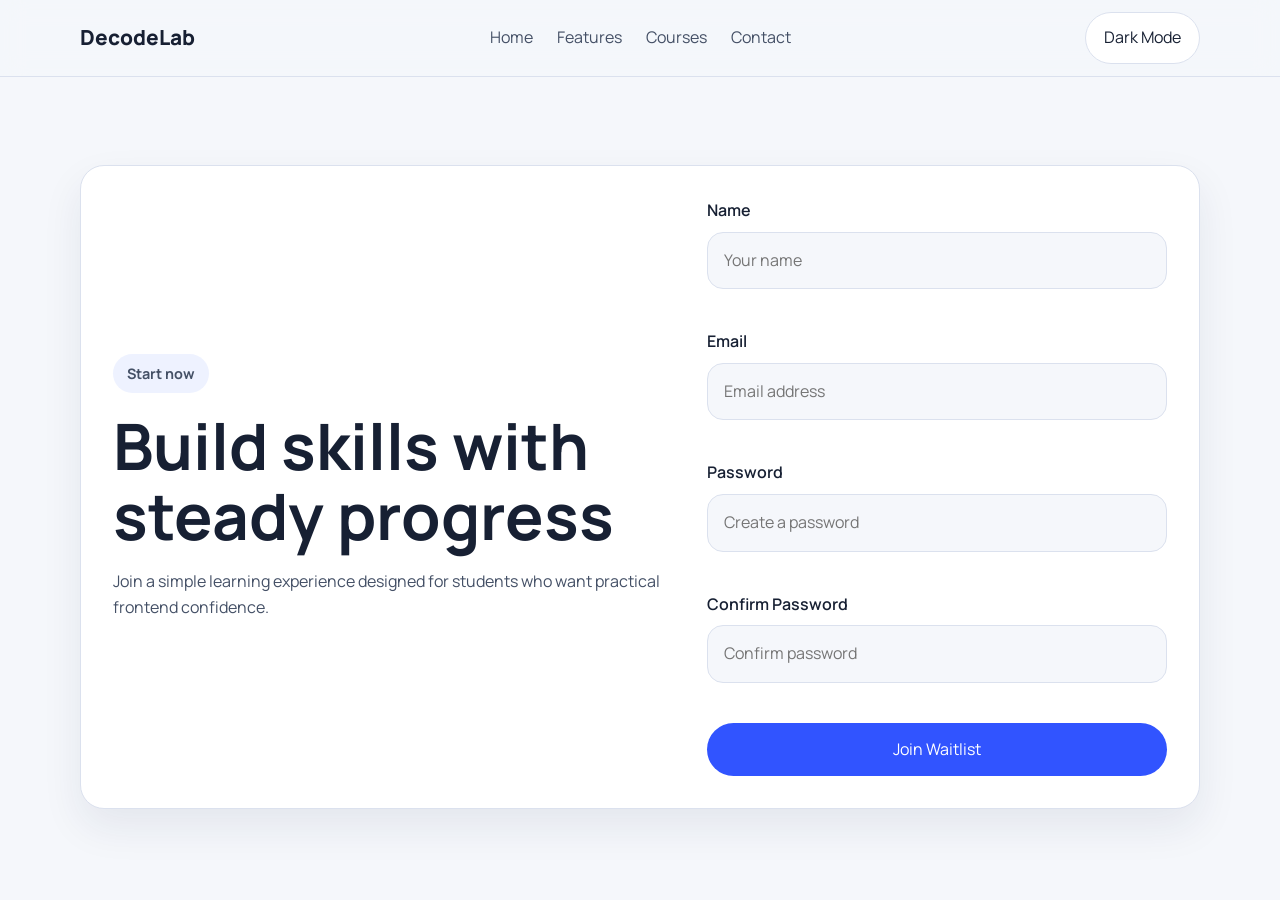
<file: contact.html>
<!DOCTYPE html>
<html lang="en">
<head>
    <meta charset="UTF-8">
    <meta name="viewport" content="width=device-width, initial-scale=1.0">
    <title>DecodeLab — Contact</title>
    <link rel="preconnect" href="https://fonts.googleapis.com">
    <link rel="preconnect" href="https://fonts.gstatic.com" crossorigin>
    <link href="https://fonts.googleapis.com/css2?family=Manrope:wght@400;500;600;700;800&display=swap" rel="stylesheet">
    <link rel="stylesheet" href="style.css">
</head>
<body>
    <header class="header">
        <div class="wrap">
            <a href="index.html" class="brand">DecodeLab</a>
            <nav class="nav">
                <a href="index.html">Home</a>
                <a href="features.html">Features</a>
                <a href="courses.html">Courses</a>
                <a href="contact.html">Contact</a>
            </nav>
            <button class="theme-btn" id="themeBtn" type="button">Dark Mode</button>
        </div>
    </header>

    <main>
        <section class="contact">
            <div class="wrap contact-box">
                <div class="contact-text">
                    <p class="tag">Start now</p>
                    <h2>Build skills with steady progress</h2>
                    <p>Join a simple learning experience designed for students who want practical frontend confidence.</p>
                </div>
                <form id="signupForm" class="form" novalidate>
                    <div class="form-group">
                        <label for="name">Name</label>
                        <input id="name" name="name" type="text" placeholder="Your name">
                        <small class="error" aria-live="polite"></small>
                    </div>
                    <div class="form-group">
                        <label for="email">Email</label>
                        <input id="email" name="email" type="email" placeholder="Email address">
                        <small class="error" aria-live="polite"></small>
                    </div>
                    <div class="form-group">
                        <label for="password">Password</label>
                        <input id="password" name="password" type="password" placeholder="Create a password">
                        <small class="error" aria-live="polite"></small>
                    </div>
                    <div class="form-group">
                        <label for="confirm">Confirm Password</label>
                        <input id="confirm" name="confirm" type="password" placeholder="Confirm password">
                        <small class="error" aria-live="polite"></small>
                    </div>
                    <button class="btn btn-main" type="submit">Join Waitlist</button>
                    <div id="formSuccess" class="form-success" role="status" aria-live="polite" hidden>Success! You're on the waitlist.</div>
                </form>
            </div>
        </section>
    </main>

    <script src="script.js"></script>
</body>
</html>
</file>
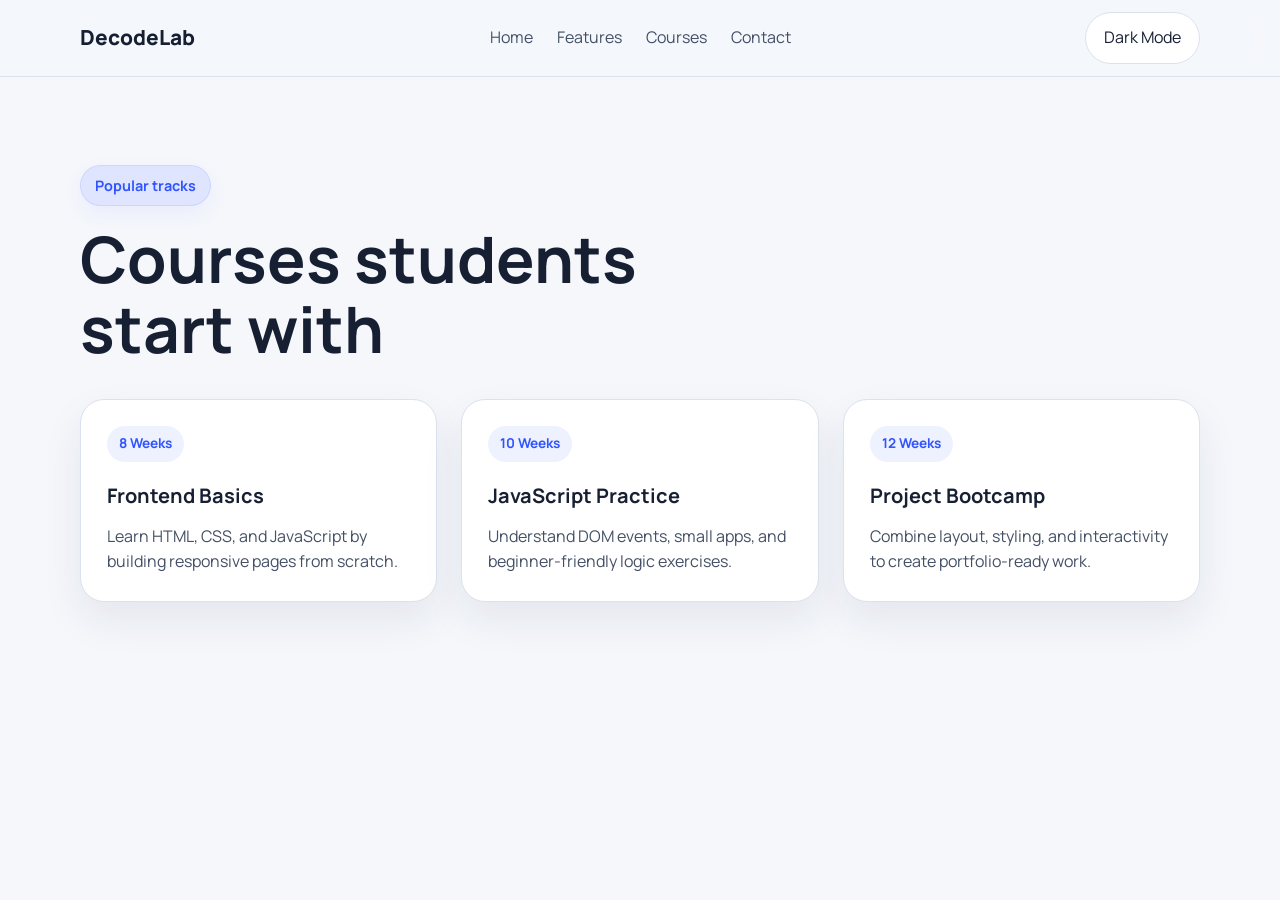
<file: courses.html>
<!DOCTYPE html>
<html lang="en">
<head>
    <meta charset="UTF-8">
    <meta name="viewport" content="width=device-width, initial-scale=1.0">
    <title>DecodeLab — Courses</title>
    <link rel="preconnect" href="https://fonts.googleapis.com">
    <link rel="preconnect" href="https://fonts.gstatic.com" crossorigin>
    <link href="https://fonts.googleapis.com/css2?family=Manrope:wght@400;500;600;700;800&display=swap" rel="stylesheet">
    <link rel="stylesheet" href="style.css">
</head>
<body>
    <header class="header">
        <div class="wrap">
            <a href="index.html" class="brand">DecodeLab</a>
            <nav class="nav">
                <a href="index.html">Home</a>
                <a href="features.html">Features</a>
                <a href="courses.html">Courses</a>
                <a href="contact.html">Contact</a>
            </nav>
            <button class="theme-btn" id="themeBtn" type="button">Dark Mode</button>
        </div>
    </header>

    <main>
        <section class="courses">
            <div class="wrap">
                <div class="section-head">
                    <p class="tag">Popular tracks</p>
                    <h2>Courses students start with</h2>
                </div>
                <div class="grid three">
                    <article class="course">
                        <span class="pill">8 Weeks</span>
                        <h3>Frontend Basics</h3>
                        <p>Learn HTML, CSS, and JavaScript by building responsive pages from scratch.</p>
                    </article>
                    <article class="course">
                        <span class="pill">10 Weeks</span>
                        <h3>JavaScript Practice</h3>
                        <p>Understand DOM events, small apps, and beginner-friendly logic exercises.</p>
                    </article>
                    <article class="course">
                        <span class="pill">12 Weeks</span>
                        <h3>Project Bootcamp</h3>
                        <p>Combine layout, styling, and interactivity to create portfolio-ready work.</p>
                    </article>
                </div>
            </div>
        </section>
    </main>

    <script src="script.js"></script>
</body>
</html>
</file>
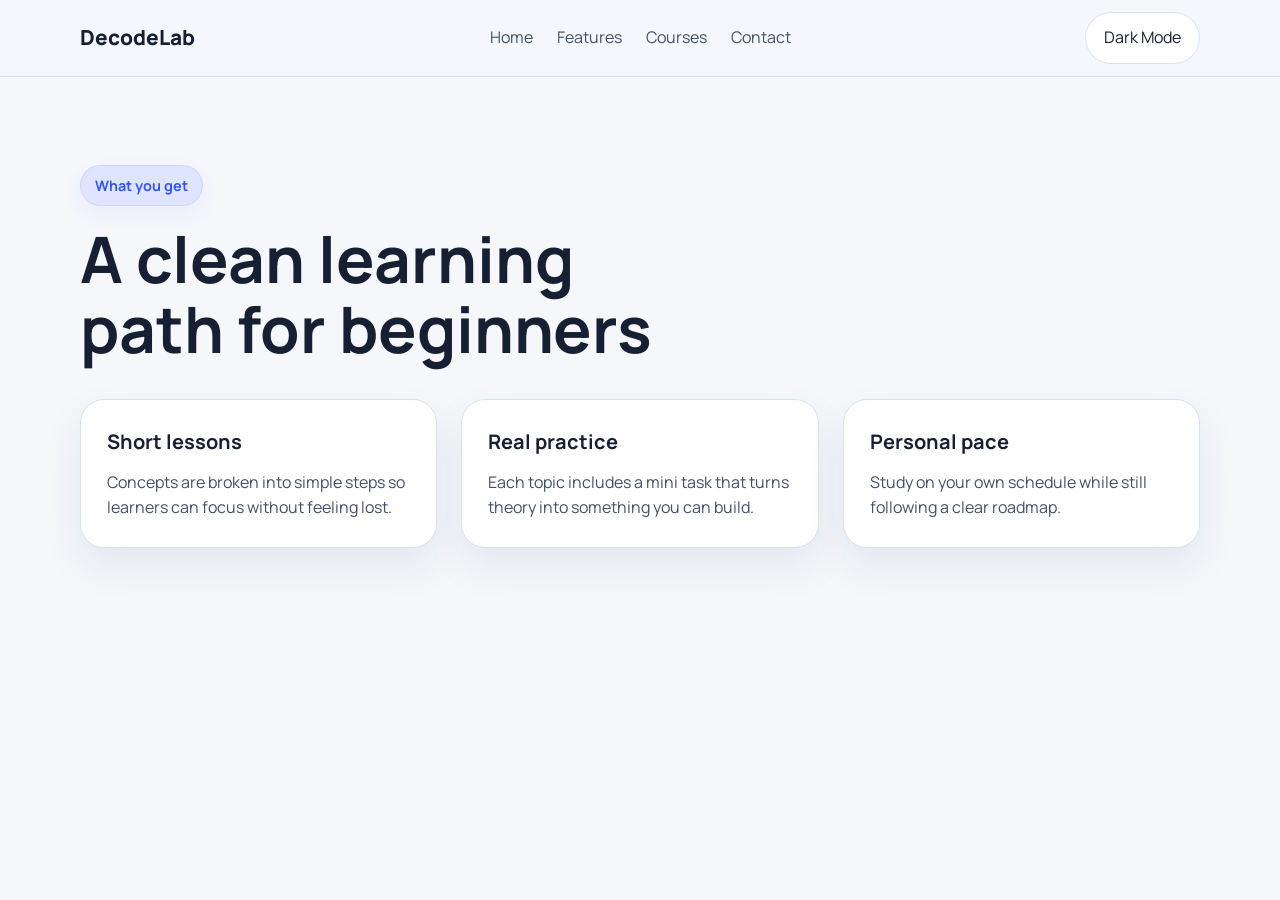
<file: features.html>
<!DOCTYPE html>
<html lang="en">
<head>
    <meta charset="UTF-8">
    <meta name="viewport" content="width=device-width, initial-scale=1.0">
    <title>DecodeLab — Features</title>
    <link rel="preconnect" href="https://fonts.googleapis.com">
    <link rel="preconnect" href="https://fonts.gstatic.com" crossorigin>
    <link href="https://fonts.googleapis.com/css2?family=Manrope:wght@400;500;600;700;800&display=swap" rel="stylesheet">
    <link rel="stylesheet" href="style.css">
</head>
<body>
    <header class="header">
        <div class="wrap">
            <a href="index.html" class="brand">DecodeLab</a>
            <nav class="nav">
                <a href="index.html">Home</a>
                <a href="features.html">Features</a>
                <a href="courses.html">Courses</a>
                <a href="contact.html">Contact</a>
            </nav>
            <button class="theme-btn" id="themeBtn" type="button">Dark Mode</button>
        </div>
    </header>

    <main>
        <section class="features">
            <div class="wrap">
                <div class="section-head">
                    <p class="tag">What you get</p>
                    <h2>A clean learning path for beginners</h2>
                </div>
                <div class="grid three">
                    <article class="box">
                        <h3>Short lessons</h3>
                        <p>Concepts are broken into simple steps so learners can focus without feeling lost.</p>
                    </article>
                    <article class="box">
                        <h3>Real practice</h3>
                        <p>Each topic includes a mini task that turns theory into something you can build.</p>
                    </article>
                    <article class="box">
                        <h3>Personal pace</h3>
                        <p>Study on your own schedule while still following a clear roadmap.</p>
                    </article>
                </div>
            </div>
        </section>
    </main>

    <script src="script.js"></script>
</body>
</html>
</file>
<file: style.css>
:root {
    --bg: #f5f7fb;
    --error: #e04444;
    --panel: #ffffff;
    --panel-soft: #eef2ff;
    --text: #172033;
    --muted: #5f6b85;
    --line: #dbe1ee;
    --main: #3154ff;
    --main-dark: #2743ca;
    --shadow: 0 18px 40px rgba(25, 40, 72, 0.08);
}

body.dark {
    --bg: #101522;
    --panel: #171f31;
    --panel-soft: #202b43;
    --text: #f3f6ff;
    --muted: #b6c0d8;
    --line: #2e3954;
    --main: #7c96ff;
    --main-dark: #94a9ff;
    --shadow: 0 18px 40px rgba(0, 0, 0, 0.28);
}

* {
    box-sizing: border-box;
    margin: 0;
    padding: 0;
}

html {
    scroll-behavior: smooth;
}

body {
    font-family: "Manrope", sans-serif;
    background: var(--bg);
    color: var(--text);
    line-height: 1.6;
    transition: background 0.3s ease, color 0.3s ease;
}

a {
    color: inherit;
    text-decoration: none;
}

button,
input {
    font: inherit;
}

.wrap {
    width: min(1120px, calc(100% - 32px));
    margin: 0 auto;
}

.header {
    position: sticky;
    top: 0;
    z-index: 10;
    backdrop-filter: blur(12px);
    background: color-mix(in srgb, var(--bg) 82%, transparent);
    border-bottom: 1px solid var(--line);
}

.header .wrap {
    min-height: 76px;
    display: flex;
    align-items: center;
    justify-content: space-between;
    gap: 20px;
}

.brand {
    font-size: 1.3rem;
    font-weight: 800;
}

.nav {
    display: flex;
    align-items: center;
    gap: 24px;
    color: var(--muted);
}

.nav a {
    transition: color 0.25s ease;
}

.nav a:hover {
    color: var(--text);
}

.theme-btn,
.btn {
    border: 0;
    border-radius: 999px;
    cursor: pointer;
    transition: transform 0.25s ease, background 0.25s ease, color 0.25s ease, border-color 0.25s ease;
}

.theme-btn {
    padding: 12px 18px;
    background: var(--panel);
    color: var(--text);
    border: 1px solid var(--line);
}

.theme-btn:hover,
.btn:hover {
    transform: translateY(-2px);
}

.hero,
.features,
.courses,
.contact {
    padding: 88px 0;
}

.hero-grid,
.contact-box {
    display: grid;
    grid-template-columns: 1.1fr 0.9fr;
    gap: 32px;
    align-items: center;
}

.tag {
    display: inline-block;
    padding: 8px 14px;
    border-radius: 999px;
    background: var(--panel-soft);
    color: var(--main);
    font-size: 0.9rem;
    font-weight: 700;
    margin-bottom: 18px;
}

.hero-text h1,
.section-head h2,
.contact-text h2 {
    font-size: clamp(2rem, 5vw, 4rem);
    line-height: 1.1;
    margin-bottom: 18px;
}

.hero-copy,
.section-head p,
.contact-text p,
.box p,
.course p {
    color: var(--muted);
}

.hero-copy {
    max-width: 620px;
    margin-bottom: 28px;
}

.hero-actions {
    display: flex;
    flex-wrap: wrap;
    gap: 14px;
}

.btn {
    padding: 14px 22px;
}

.btn-main {
    background: var(--main);
    color: #ffffff;
}

.btn-main:hover {
    background: var(--main-dark);
}

.btn-light {
    background: var(--panel);
    color: var(--text);
    border: 1px solid var(--line);
}

.extra-box {
    max-height: 0;
    overflow: hidden;
    opacity: 0;
    transform: translateY(-6px);
    transition: max-height 0.3s ease, opacity 0.3s ease, transform 0.3s ease, margin-top 0.3s ease;
}

.extra-box.show {
    max-height: 120px;
    opacity: 1;
    transform: translateY(0);
    margin-top: 18px;
}

.hero-card,
.box,
.course,
.contact-box {
    background: var(--panel);
    border: 1px solid var(--line);
    border-radius: 24px;
    box-shadow: var(--shadow);
}

.hero-card {
    padding: 28px;
}

.card-top,
.item {
    display: flex;
    align-items: center;
    justify-content: space-between;
}

.card-top {
    margin-bottom: 18px;
}

.bar {
    height: 12px;
    border-radius: 999px;
    background: var(--panel-soft);
    overflow: hidden;
    margin-bottom: 22px;
}

.bar-fill {
    width: 78%;
    height: 100%;
    background: linear-gradient(90deg, var(--main), #79a1ff);
    border-radius: 999px;
}

.card-list {
    display: grid;
    gap: 14px;
}

.item {
    padding: 14px 16px;
    border-radius: 16px;
    background: var(--panel-soft);
}

.section-head {
    max-width: 620px;
    margin-bottom: 34px;
}

.grid {
    display: grid;
    gap: 24px;
}

.grid.three {
    grid-template-columns: repeat(3, minmax(0, 1fr));
}

.box,
.course {
    padding: 26px;
}

.box h3,
.course h3 {
    margin-bottom: 12px;
    font-size: 1.25rem;
}

.pill {
    display: inline-block;
    margin-bottom: 18px;
    padding: 7px 12px;
    border-radius: 999px;
    background: var(--panel-soft);
    color: var(--main);
    font-size: 0.85rem;
    font-weight: 700;
}

.contact-box {
    padding: 32px;
}

.form {
    display: grid;
    gap: 14px;
}

.form input {
    width: 100%;
    padding: 15px 16px;
    border-radius: 16px;
    border: 1px solid var(--line);
    background: var(--bg);
    color: var(--text);
    outline: none;
    transition: border-color 0.25s ease, background 0.25s ease;
}

.form-group label {
    display: block;
    margin-bottom: 8px;
    font-weight: 600;
    color: var(--text);
}

.form small.error {
    display: block;
    margin-top: 8px;
    color: var(--error);
    font-size: 0.875rem;
    min-height: 18px;
}

.form input.input-error {
    border-color: var(--error);
}

.form-success {
    margin-top: 10px;
    padding: 12px 14px;
    border-radius: 12px;
    background: linear-gradient(180deg, rgba(49,84,255,0.06), rgba(49,84,255,0.03));
    color: var(--main);
    border: 1px solid color-mix(in srgb, var(--main) 12%, transparent);
}

.form input:focus {
    border-color: var(--main);
}

@media (max-width: 900px) {
    .hero-grid,
    .contact-box,
    .grid.three {
        grid-template-columns: 1fr;
    }

    .nav {
        gap: 16px;
        font-size: 0.95rem;
    }
}

@media (max-width: 640px) {
    .wrap {
        width: min(1120px, calc(100% - 24px));
    }

    .header .wrap {
        min-height: auto;
        padding: 14px 0;
        flex-wrap: wrap;
    }

    .nav {
        width: 100%;
        justify-content: center;
        flex-wrap: wrap;
    }

    .theme-btn,
    .btn {
        width: 100%;
    }

    .hero,
    .features,
    .courses,
    .contact {
        padding: 64px 0;
    }

    .hero-card,
    .box,
    .course,
    .contact-box {
        border-radius: 20px;
    }

    .hero-card,
    .box,
    .course,
    .contact-box,
    .form input {
        padding-left: 18px;
        padding-right: 18px;
    }

    .contact-box {
        padding-top: 24px;
        padding-bottom: 24px;
    }
}

/* Background video styles scoped to hero only */
.hero {
    position: relative;
    overflow: hidden;
}

.hero .video-wrap {
    position: absolute;
    inset: 0;
    z-index: -1;
    overflow: hidden;
    pointer-events: none;
    background: var(--bg);
}

.hero #bg-video {
    position: absolute;
    inset: 0;
    width: 100%;
    height: 100%;
    object-fit: cover;
}

.hero .video-overlay {
    position: absolute;
    inset: 0;
    background: linear-gradient(180deg, rgba(0,0,0,0.12), rgba(0,0,0,0.22));
    mix-blend-mode: multiply;
}

/* Light-mode readability fixes: strengthen overlay and text contrast without affecting dark mode */
body:not(.dark) .hero .video-overlay {
    background: linear-gradient(180deg, rgba(0,0,0,0.45), rgba(0,0,0,0.55));
    mix-blend-mode: normal;
}

body:not(.dark) .hero-text,
body:not(.dark) .hero-text h1,
body:not(.dark) .hero-text p,
body:not(.dark) .hero-text .tag {
    color: #ffffff;
}

body:not(.dark) .hero-text h1 {
    text-shadow: 0 6px 24px rgba(0,0,0,0.45);
}

body:not(.dark) .hero-copy,
body:not(.dark) .section-head p {
    color: rgba(255,255,255,0.92);
}

body:not(.dark) .hero .tag {
    background: rgba(0, 0, 0, 0.45);
    color: #ffffff;
    border: 1px solid rgba(255,255,255,0.08);
    box-shadow: 0 6px 18px rgba(0,0,0,0.18);
    backdrop-filter: blur(6px);
    -webkit-backdrop-filter: blur(6px);
    transition: background-color 0.18s ease, color 0.18s ease, box-shadow 0.18s ease;
}

body:not(.dark) .features .tag {
    background: color-mix(in srgb, var(--main) 8%, var(--panel-soft));
    color: var(--main);
    border: 1px solid color-mix(in srgb, var(--main) 10%, transparent);
    box-shadow: 0 8px 22px rgba(49,84,255,0.06);
}

body:not(.dark) {
    --muted: #445066;
}

.hero-card,
.box,
.course,
.contact-box {
    transition: transform 0.28s ease, box-shadow 0.28s ease, border-color 0.2s ease;
}

.hero-card:hover,
.box:hover,
.course:hover,
.contact-box:hover {
    transform: translateY(-6px);
    box-shadow: 0 28px 60px rgba(25,40,72,0.10);
}

.btn:focus {
    outline: none;
    box-shadow: 0 8px 30px rgba(49,84,255,0.10);
}

.btn:active {
    transform: translateY(0);
}

.form small.error {
    opacity: 1;
    transition: opacity 0.18s ease, transform 0.18s ease;
}

.form-success {
    transition: opacity 0.2s ease, transform 0.2s ease;
}

/* Improve contrast for the 'Popular tracks' badge in the Courses section (light mode only) */
body:not(.dark) .courses .tag {
    background: color-mix(in srgb, var(--main) 8%, var(--panel-soft));
    color: var(--main);
    border: 1px solid color-mix(in srgb, var(--main) 10%, transparent);
    box-shadow: 0 8px 22px rgba(49,84,255,0.06);
}

/* Disable video on small screens and for reduced motion preferences */
@media (max-width: 640px), (prefers-reduced-motion: reduce) {
    .hero .video-wrap { display: none; }
}
</file>
